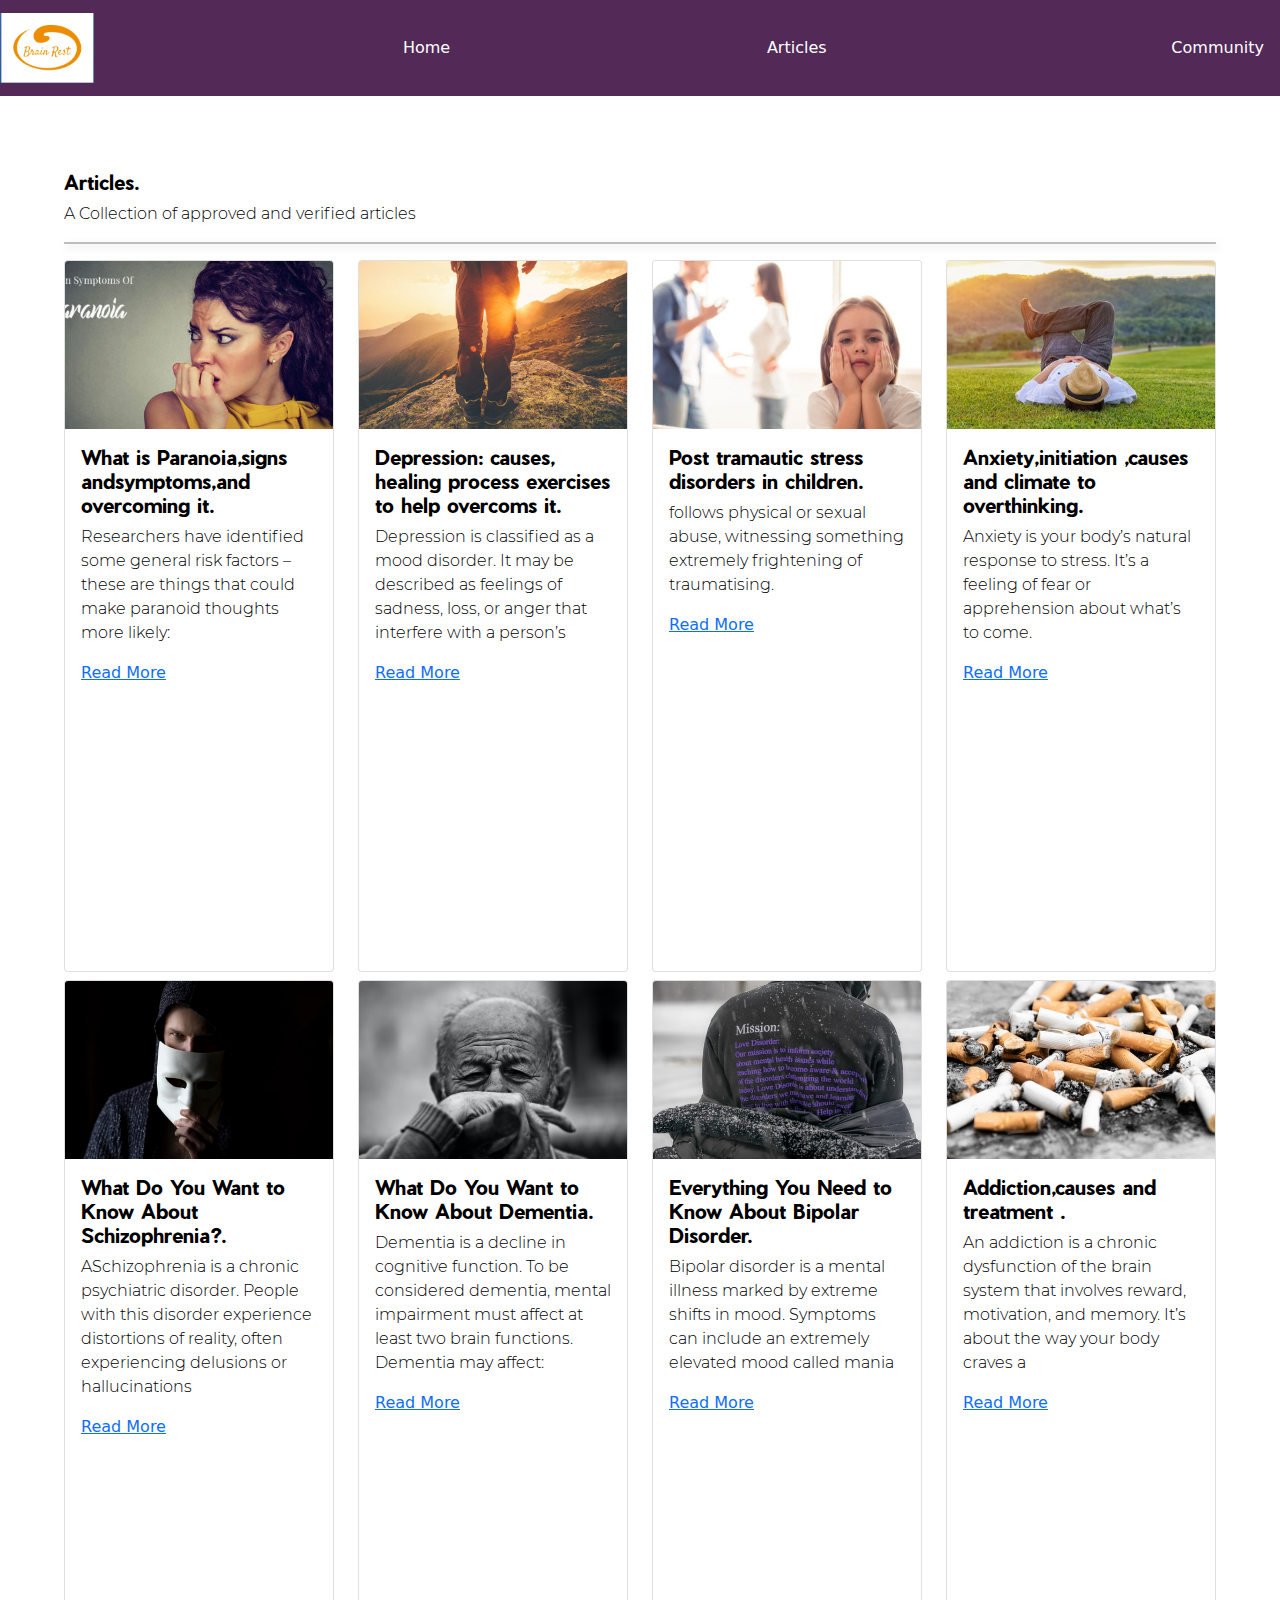
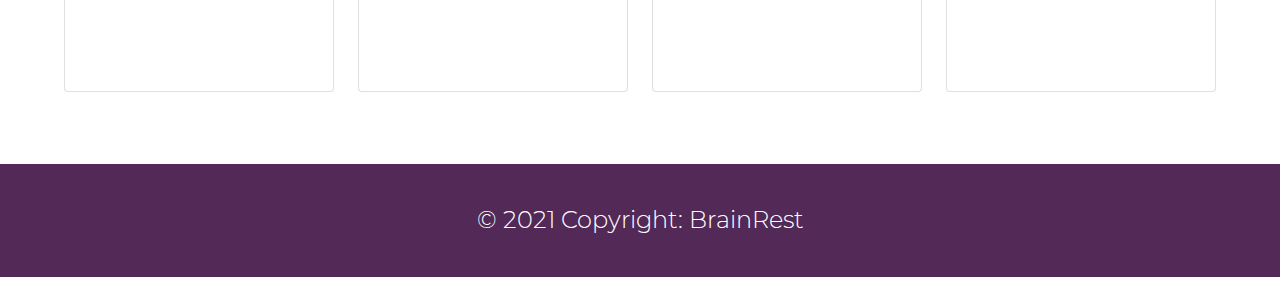
<file: articles.html>
<!DOCTYPE html>
<html lang="en">

<head>
    <meta charset="UTF-8">
    <meta http-equiv="X-UA-Compatible" content="IE=edge">
    <meta name="viewport" content="width=device-width, initial-scale=1.0">
    <link rel="stylesheet" href="css/bootstrap.css">
    <link rel="stylesheet" href="css/articles.css">

    <title>Community</title>
</head>

<body>
    <div class="container-md-fluid">

        <nav class="navbar nav">
            <a class="navbar-brand" href="index.html"><img src="images/smpleLogo1.png" alt="Brain Rest Logo"
                height="70px"></a>
                  <span><a class="nav-link active col-md-3" aria-current="page" href="index.html">Home</a></span>
                
                  <span><a class="nav-link" href="articles.html">Articles</a></span>
                
                  <span><a class="nav-link" href="communityPage.html">Community</a></span>
                
                <!-- <li class="nav-item">
                  <a class="nav-link" href="" id="signUpPage">Sign up</a>
                </li> -->
      
            </div>
          </div>
        </nav>
        <!--Sign Up Page-->
        <div id="signupCont">
            <div id="signup">

                <div id="leftDesc">
                  <div id="createText">
                    <span>Create Account</span>
                    <img src="images/avatarIcon.png" alt="signup" width="40px">
                    <hr>
                  </div>
                  <div id="accntDesc">
                    <ul>
                      <p>You will be able to</p>
                      <li>share your story</li>
                      <li>comment on personal stories</li>
                      <li>send us a question</li>
                      <li>Suggest Edits to articles</li>
                      <li>Leave feedback</li>
                    </ul>
                  </div>
                </div>
                <div id="rightDesc">
                  <form>
                    <label for="name">Name :</label>
                    <input type="text" id="userName" name="userName"><br>
                    <label for="name">Email :</label>
                    <input type="text" id="userEmail" name="userEmail"><br>
                    <label for="name">Password :</label>
                    <input type="password" id="userPassword" name="userPassword"><br>
                    <label for="name">Confirm Password :</label>
                    <input type="password" id="userPasswordConfirm" name="userPasswordConfirm"><br>
                    <button type="button" id="cancel" name="cancel" class="btn btn-warning">cancel</button>
                    <button type="submit" id="createAcc" name="createAcc" class="btn btn-success">Create</button>
                  </form>
                </div>
              </div>
              </div>

        <div class="articles">
            <h5 class="text-center">Articles.</h5><p>A Collection of approved and verified articles</p>
            <hr>
        
            <div class="row">
                <div class="col-md-3">
                    <div class="card-group">
                        <div class="card mb-2">
                            <img class="card-img-top"
                                src="./images/articles-images/Common-Symptoms-Of-Paranoia-400x250.jpg"
                                alt="Card image cap">
                            <div class="card-body">
                                <h5 class="card-title">What is Paranoia,signs andsymptoms,and overcoming it. </h5>
                                <p class="card-text">Researchers have identified some general risk factors – these are
                                    things that could make paranoid thoughts more likely:

                                </p>
                                <a href="https://www.mind.org.uk/information-support/types-of-mental-health-problems/paranoia/causes-of-paranoia/"
                                    class="card-link">Read More</a>
                            </div>
                        </div>
                    </div>

                </div>
                <div class="col-md-3">
                    <div class="card-group">
                        <div class="card mb-2">
                            <img class="card-img-top" src="./images/articles-images/divorce.png" alt="Card image cap">
                            <div class="card-body">
                                <h5 class="card-title">Depression: causes, healing process exercises to help overcoms
                                    it.</h5>
                                <p class="card-text">Depression is classified as a mood disorder. It may be described
                                    as feelings of sadness, loss, or anger that interfere with a person’s </p>
                                <a href="https://www.healthline.com/health/depression" class="card-link">Read More</a>
                            </div>
                        </div>
                    </div>

                </div>
                <div class="col-md-3">
                    <div class="card-group">
                        <div class="card mb-2">
                            <img class="card-img-top"
                                src="./images/articles-images/Effects-of-divorce-on-children-400x250.jpg"
                                alt="Card image cap">
                            <div class="card-body">
                                <h5 class="card-title">Post tramautic stress disorders in children.</h5>
                                <p class="card-text">follows physical or sexual abuse, witnessing something extremely

                                    frightening of traumatising.
                                </p>

                                <a href="#" class="card-link">Read More</a>
                            </div>
                        </div>
                    </div>

                </div>
                <div class="col-md-3">
                    <div class="card-group">
                        <div class="card mb-2">
                            <img class="card-img-top" src="./images/articles-images/inner-demons.jpg"
                                alt="Card image cap">
                            <div class="card-body">
                                <h5 class="card-title">Anxiety,initiation ,causes and climate to overthinking.</h5>
                                <p class="card-text">Anxiety is your body’s natural response to stress. It’s a feeling

                                    of fear or apprehension about what’s to come.
                                </p>

                                <a href="https://www.healthline.com/health/anxiety#:~:text=Anxiety%20is%20your%20body's%20natural,to%20feel%20fearful%20and%20nervous."
                                    class="card-link">Read More</a>
                            </div>
                        </div>
                    </div>

                </div>
                <div class="col-md-3">
                    <div class="card-group">
                        <div class="card mb-2">
                            <img class="card-img-top" src="./images/articles-images/schizophrenia.jpeg"
                                alt="Card image cap">
                            <div class="card-body">
                                <h5 class="card-title">What Do You Want to Know About Schizophrenia?.</h5>
                                <p class="card-text">ASchizophrenia is a chronic psychiatric disorder. People with this
                                    disorder experience distortions of reality, often experiencing delusions or
                                    hallucinations</p>
                                <a href="https://www.healthline.com/health/schizophrenia" class="card-link">Read
                                    More</a>
                            </div>
                        </div>
                    </div>

                </div>
                <div class="col-md-3">
                    <div class="card-group">
                        <div class="card mb-2">
                            <img class="card-img-top" src="./images/articles-images/dimensia.jpeg" alt="Card image cap">
                            <div class="card-body">
                                <h5 class="card-title">What Do You Want to Know About Dementia.</h5>
                                <p class="card-text">Dementia is a decline in cognitive function. To be considered
                                    dementia, mental impairment must affect at least two brain functions. Dementia may
                                    affect:</p>
                                <a href="https://www.healthline.com/health/dementia" class="card-link">Read More</a>
                            </div>
                        </div>
                    </div>

                </div>
                <div class="col-md-3">
                    <div class="card-group">
                        <div class="card mb-2">


                            <img class="card-img-top" src="./images/articles-images/bipolar.jpeg" alt="Card image cap">
                          

                            <div class="card-body">
                                <h5 class="card-title">Everything You Need to Know About Bipolar Disorder.</h5>
                                <p class="card-text">Bipolar disorder is a mental illness marked by extreme shifts in
                                    mood. Symptoms can include an extremely elevated mood called mania</p>
                                <a href="https://www.healthline.com/health/bipolar-disorder" class="card-link">Read
                                    More</a>
                            </div>
                        </div>
                    </div>

                </div>
                <div class="col-md-3">
                    <div class="card-group">
                        <div class="card mb-2">


                            <img class="card-img-top" src="./images/articles-images/addiction.jpeg " alt="Card image cap">


                            <div class="card-body">
                                <h5 class="card-title">Addiction,causes and treatment .</h5>
                                <p class="card-text">An addiction is a chronic dysfunction of the brain system that
                                    involves reward, motivation, and memory. It’s about the way your body craves a
                                </p>
                                <a href="https://www.healthline.com/health/addiction" class="card-link">Read More</a>
                            </div>
                        </div>
                    </div>

                </div>
            </div>
        </div>
        <footer>
            <p id="copyright">
                © 2021 Copyright: BrainRest
              
            </p>
           

        </footer>

        <script src="https://code.jquery.com/jquery-3.6.0.js"
            integrity="sha256-H+K7U5CnXl1h5ywQfKtSj8PCmoN9aaq30gDh27Xc0jk=" crossorigin="anonymous"></script>
        <script src="js/scripts.js"></script>
</body>

</html>
</file>
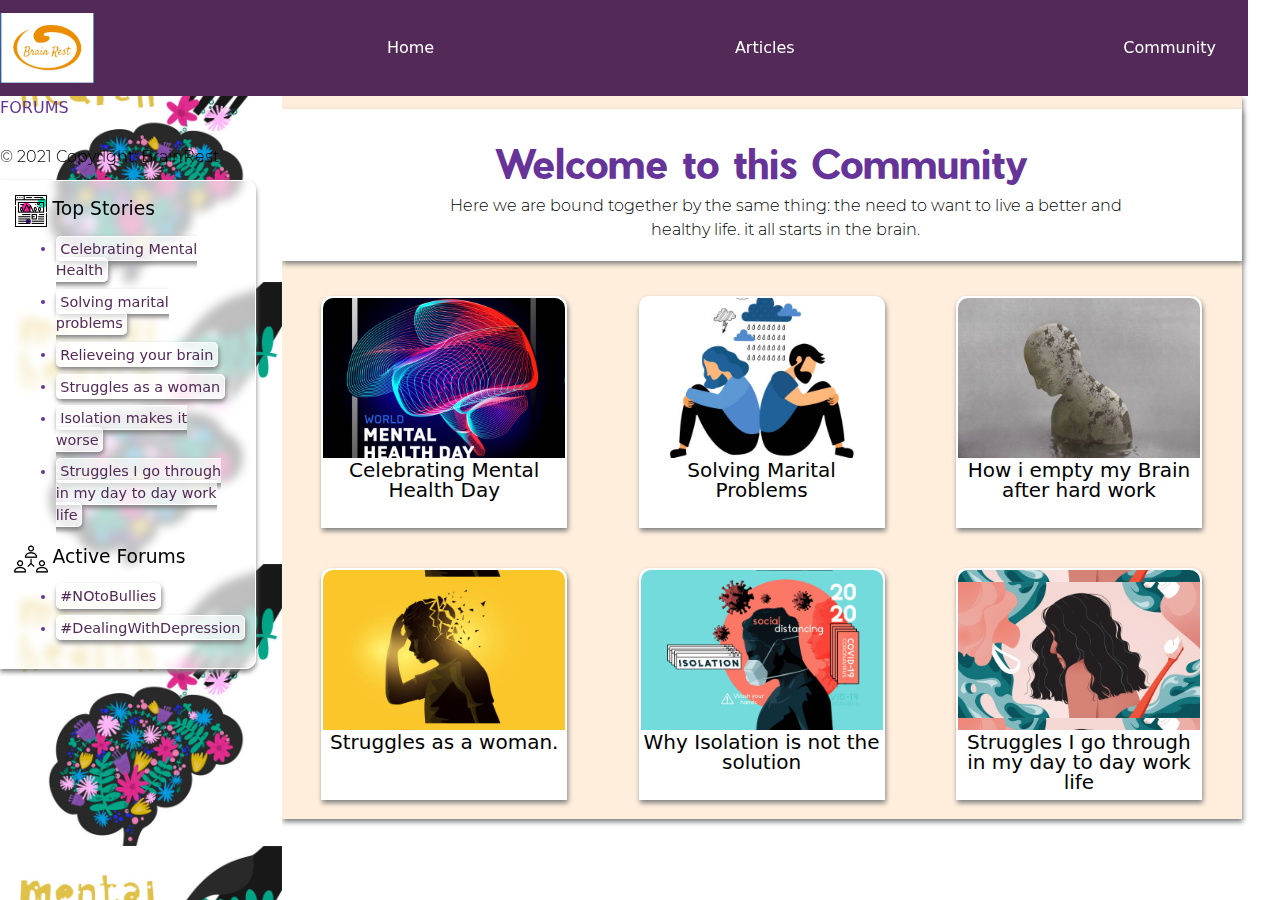
<file: communityPage.html>
<!DOCTYPE html>
<html lang="en">

<head>
  <meta charset="UTF-8">
  <meta http-equiv="X-UA-Compatible" content="IE=edge">
  <meta name="viewport" content="width=device-width, initial-scale=1.0">
  <link rel="stylesheet" href="https://cdn.jsdelivr.net/npm/bootstrap@4.6.0/dist/css/bootstrap.min.css">
  <link rel="stylesheet" href="css/bootstrap.css">
  <link rel="stylesheet" href="css/styles.css">
  <title>Community</title>
</head>

<body>
  <div class="container-md-fluid">
    <nav class="navbar nav">
      <a class="navbar-brand" href="index.html"><img src="images/smpleLogo1.png" alt="Brain Rest Logo"
          height="70px"></a>
      <span><a class="nav-link active col-md-3" aria-current="page" href="index.html">Home</a></span>

      <span><a class="nav-link" href="articles.html">Articles</a></span>

      <span><a class="nav-link" href="communityPage.html">Community</a></span>

      <!-- <li class="nav-item">
            <a class="nav-link" href="" id="signUpPage">Sign up</a>
          </li> -->

  </div>
  </div>
  </nav>
  <!--Sign Up Page-->
  <div id="signupCont">
    <div id="signup">
      <div id="leftDesc">
        <div id="createText">
          <span>Create Account</span>
          <img src="images/avatarIcon.png" alt="signup" width="40px">
          <hr>
        </div>
        <div id="accntDesc">
          <ul>
            <p>You will be able to</p>
            <li>share your story</li>
            <li>comment on personal stories</li>
            <li>send us a question</li>
            <li>Suggest Edits to articles</li>
            <li>Leave feedback</li>
          </ul>
        </div>
      </div>
      <div id="rightDesc">
        <form>
          <label for="name">Name :</label>
          <input type="text" id="userName" name="userName"><br>
          <label for="name">Email :</label>
          <input type="text" id="userEmail" name="userEmail"><br>
          <label for="name">Password :</label>
          <input type="password" id="userPassword" name="userPassword"><br>
          <label for="name">Confirm Password :</label>
          <input type="password" id="userPasswordConfirm" name="userPasswordConfirm"><br>
          <button type="button" id="cancel" name="cancel" class="btn btn-warning">cancel</button>
          <button type="submit" id="createAcc" name="createAcc" class="btn btn-success">Create</button>
        </form>
      </div>
    </div>
  </div>


  <!--start of community page-->
  <div class="community">
    <div id="sidebar">
      <div id="topStories">
        <img src="images/stories.png" alt="top Stories"><span>Top Stories</span>
        <ul>
          <li><a href='#story1' id="link1">Celebrating Mental Health</a></li>
          <li><a href='#story2' id="link2">Solving marital problems</a></li>
          <li><a href='#story3' id="link3">Relieveing your brain</a></li>
          <li><a href='#story4' id="link4">Struggles as a woman</a></li>
          <li><a href='#story5' id="link5">Isolation makes it worse</a></li>
          <li><a href='#story6' id="link6">Struggles I go through in my day to day work life</a></li>
        </ul>
      </div>
      <div id="forums">
        <img src="images/network.png" alt="Forums"><span>Active Forums</span>
        <ul>
          <li><a href="#forum1" id="forum1Link">#NOtoBullies</a></li>
          <li><a href="#forum2" id="forum2Link">#DealingWithDepression</a></li>

        </ul>
      </div>
      <div id="topCollaborators">

      </div>
    </div>
    <div id="sideBarcover">

    </div>
    <div id="sidebarButton">
      FORUMS
    </div>
    <div id="commContent">
      <div id="titleCont">
        <h1>Welcome to this Community</h1>
        <p>Here we are bound together by the same thing: the need to want to live a better and healthy life.
          it all starts in the brain.
        </p>
      </div>
      <div id="storiesBoard" class="row">
        <div class="card col-md-3" id="celebrateHealth">
          <div class="card-body">

          </div>
            <h5 class="card-title">Celebrating Mental Health Day</h5>
        </div>
        <div class="card col-md-3" id="coupleStress">
          <div class="card-body">

          </div>
          <h5 class="card-title">Solving Marital Problems</h5>
        </div>
        <div class="card col-md-3" id="mindCleansing">
          <div class="card-body">

          </div>
          <h5 class="card-title">How i empty my Brain after hard work</h5>
        </div>
        <div class="card col-md-3" id="crashing">
          <div class="card-body">

          </div>
          <h5 class="card-title">Struggles as a woman.</h5>
        </div>
        <div class="card col-md-3" id="isolation">
          <div class="card-body">

          </div>
          <h5 class="card-title">Why Isolation is not the solution</h5>
        </div>
        <div class="card col-md-3" id="strugglesWoman">
          <div class="card-body">

          </div>
          <h5 class="card-title">Struggles I go through in my day to day work life</h5>
        </div>



      </div>
    </div>
  </div>
  <!--Website user story pages-->
  <div id="userStoriesPage">
    <div id="story1">
      <h5>Mental Health And Wellbeing 2020 In Review | Everything You Need To Know</h5>
      <p id="author">Anjali Sing</p>
      <p class="theStory">
        <h1> Mental health and 2020</h1>

        This phrase is likely to bring different emotions to everyone. This year has definitely been a roller-coaster
        ride for all in terms of emotions, finances, relationships, and mental health. The excitement of entering the
        new year was soon replaced with apprehensive thoughts, worrisome thinking, fearful emotions, and feeling of
        helplessness.

        That is the reason why this year has seen a massive shift in how we view mental health. Today we are going to
        see the year 2020 and mental health in the review. We also have a special section on how Calm Sage has
        contributed its part during this most important year of mental wellness.

        Mental Health and 2020: In Review
        COVID-19 and Mental Health: 2020 in Review
        Many research have been carried out to understand the impact of the pandemic on the mental health of an
        individual. It was seen that both people diagnosed with COVID-19 and those who didn’t, experienced a negative
        impact on their mental health. Some of the common mental issues that were linked with COVID-19 are anxiety,
        depression, self-reported stress, disturbed sleep, phobias, and more.
      </p>
      <button id="closeStory" class="btn btn-warning">Close</button>
    </div>
    <div id="story2">
      <h5>Common Marriage Problems and Solutions</h5>
      <p id="author">Elizabeth Scott</p>
      <p class="theStory2">
        <h1>Working through marriage problemsz</h1>
        Relationships offer wonderful benefits for well-being, life satisfaction, and stress management, but none are
        without their challenges. These issues can put a strain on a couple, but working through them can either
        strengthen their bond or push them apart, depending on how they handle the challenges they face.

        Working through marriage problems in a healthy way can be very difficult, especially because stressors can
        come from many different sources. The following are some of the most common sources of marital stress and
        marriage problems.
      </p>
      <button id="closeStory2" class="btn btn-warning">Close</button>
    </div>

    <div id="story3">
      <h5>How i empty my Brain after hard work</h5>
      <p id="author">Healthline</p>
      <p class="theStory3">
        <h1>How stress affects thinking and memory</h1>
        To understand why stress affects thinking and memory, it's important to understand a little about how the brain
        works. Your brain isn't just a single unit, but a group of different parts that perform different tasks, says
        Dr. Ressler. Researchers believe that when one part of your brain is engaged, the other parts of your brain may
        not have as much energy to handle their own vital tasks, he says. For example, if you are in a dangerous or
        emotionally taxing situation, the amygdala (the part of your brain that governs your survival instincts) may
        take over, leaving the parts of your brain that help to store memories and perform higher-order tasks with less
        energy and ability to get their own jobs done. "The basic idea is that the brain is shunting its resources
        because it's in survival mode, not memory mode," says Dr. Ressler. This is why you might be more forgetful when
        you are under stress or may even experience memory lapses during traumatic events.

        The effect that stress has on the brain and body may also differ depending on when it occurs in the course of
        someone's life, says Goldstein. Certain hormones, known as gonadal hormones — which are secreted in large
        amounts during fetal development, puberty, and pregnancy and depleted during menopause — may play a role in how
        stress affects an individual, says Goldstein. "For example, reductions in the gonadal hormone estradiol during
        the menopausal transition may change how our brain responds to stress," she says.
      </p>
      <button id="closeStory3" class="btn btn-warning">Close</button>
    </div>

    <div id="story4">
      <h5>Struggles as a woman</h5>
      <p id="author">Rosa Pavanelli</p>
      <p class="theStory4">
        <h1>What are struggles women go through</h1>
        It is inspiring to see how the International Women’s Strike is building on the past to create a “new
        international feminist movement that will build a bridge between women’s resistance and labour resistance”.

        This struggle is based on six key principles:

        An End to Gender Violence
        Labour Rights
        An Antiracist and Anti-imperialist Feminism
        Full Social Provisioning
        Reproductive and Environmental Justice for All
        We need to fight for public services as the bed rock for this renewed solidarity, providing both women and men
        with their essential needs and fulfilling our most basic human rights.

        We need to build support for the brave workers who deliver these services to their communities.

        We need to integrate gender responsive and transformative strategies to ensure non-discriminatory public
        services, tailored to our needs.

        Quality public services work to redistribute power and resources and help create an economic and cultural
        environment ready to challenge the patriarchy and fight for equality. They also enable us to protect our local
        environments and reduce the harmful impact of the relentless pursuit of profit which is destroying our world.
        This is why from Brazil to the USA, from Italy to Hungary, right-wing governments are attacking public service
        workers and women’s rights all together.
      </p>
      <button id="closeStory4" class="btn btn-warning">Close</button>
    </div>

    <div id="story5">
      <h5>Struggles as a woman</h5>
      <p id="author">GoodTherapy</p>
      <p class="theStory5">
        <h1>WHAT IS SOCIAL ISOLATION?</h1>
        Social isolation is an absence of social relationships. It is distinct from solitude, which is simply the state
        of being alone. Social isolation can occur in solitude or in the vicinity of others.

        Solitude can be chosen or forced, healthy or unhealthy. Social isolation describes an unwanted and often harmful
        experience. A person may be experiencing social isolation if they:

        Avoid social interaction due to shame or depression.
        Spend extended periods of time alone.
        Experience social anxiety or fears of abandonment at the idea of social interaction.
        Have only limited or superficial social contact.
        Lack important social or professional relationships.
        Develop severe distress and loneliness.
        WHAT IS EMOTIONAL ISOLATION?
        Emotional isolation occurs when someone is unable or unwilling to share their emotions with others. Someone may
        be reluctant to discuss anything but the most superficial matters. Without emotional support, they may feel
        “shut down” or numb.

        Emotional isolation can occur due to social isolation. Yet a person may feel emotionally isolated despite having
        a social network. Even though relationships are necessary for our well-being, they can trigger negative feelings
        and thoughts. Emotional isolation can act as a defense mechanism to protect a person from distress.

        Someone in an intimate relationship can still experience emotional isolation. One or both partners may feel
        alone within the relationship, rather than supported and fulfilled. Infidelity, abuse, and other trust issues
        often cause such feelings. A couples counselor can help partners identify the source of their distress. The
        couple can then work to improve communication and rebuild trust.


      </p>
      <button id="closeStory5" class="btn btn-warning">Close</button>
    </div>

    <div id="story6">
      <h5>Struggles I go through in my day to day work life</h5>
      <p id="author">William Cho</p>
      <p class="theStory6">
        <h1>Daily life struggles</h1>
        If you don’t give yourself time to be depressed, you won’t be depressed.
        Now before you get angry about me trivializing depression or saying that I’ll never understand, let me explain
        that this comes from my own personal experience. I am sharing something that has helped me overcome the
        hardest
        moments in my life.
        I am grateful to have lived a life where I did not have parents or loved ones tyrannized, manipulated or
        abused
        me. However, just because you have a normal upbringing and a relatively easy life does not mean you have no
        demons to face.
        My life has been a blur up until college. I lived as a worry-free, happy-go-lucky guy throughout most of my
        life. I did not have a care in the world what the future held for me, and I lived for immediate gratification.
        I loved playing games because I was decent at it. At times it seemed like it was the only thing I could be
        proud
        of. In hindsight, there may be no practical use for being good at a game but at the time it was a great
        confidence booster for me.
        I did not try hard in school to set myself up for a great college or a great career. Life was filled with
        excuses and lies, to manipulate those around me to get what I wanted without remorse. I lied to my friends and
        family for sport. I stole money from my family to fuel my addiction.
        I did not value money because I never worked hard to earn it myself. I always took my position in life for
        granted, babied by my parents and my sister. I did not know the concept of earning your keeps.
        And now, in the present day, the accumulation of my carelessness and reckless abandon has left me lost,
        undisciplined and immature. While everyone grew up and slowly became adults, I stayed in the past as an
        adolescent and refused to look forward. I lived for the moment, and could care less what would happen five,
        ten
        years from now. I wanted to have fun and that was the core of my existence.

      </p>
      <button id="closeStory6" class="btn btn-warning">Close</button>
    </div>
  </div>
    <!--Forums Page-->
    <div id="forumsPage">
      <div id="forum1">
        <button id="close1" class="btn btn-warning">Close</button>
        <span class="forumTitle">
          <h5>#NOtoBullies</h5>
          <p><img src="images/stop-bullying-illustration-concept_52683-40743.jpg" alt="stories">
            Being bullied can be disheartening and miserable for the one being subjected
            to bullying. Bullying not only happens to children or teenagers but adults can too
            become victims of bullying –
            at the workplace, in families, in relationships, and other social settings.
          </p>
          <p id="discussion">Discussion: What is your experience with Bullying and how did you deal with it?</p>
        </span>
        <hr>

        <h5>Views on Discussion</h5>
        <div class="comments">
          <div id="comment1">
            <p>
              Having a strong support system can help you feel not alone. Having people you trust
              around you to back you up can be helpful. Your support system is there to help you,
              encourage you, and help you stay positive. If you’re having trouble dealing with
              bullies, then you can trust your support system for advice. Bullying can be scary
              but it can feel less scary when you have a support system to fall back on.
            </p>
          </div>
          <div id="comment2">
            <p>
              If you find yourself being bullied, then you need to speak up and report the incident
              to concerned authorities. Staying silent when you’re being bullied is not healthy or helpful.
              If you speak up and stand up against your bullies today then you are less likely to feel the
              long-term effects of bullying.Remember that by speaking up and standing strong,
              you’re also helping others who can’t stand against their bullies themselves.
              <span class="reply">Reply &downarrow;</span>
            </p>
          </div>
          <div id="comment3">
            <p>
              Like mentioned before, dealing with bullies and the effects of bullying can be challenging.
              If you’re facing trouble overcoming the challenges, it is better to seek professional help
              from a mental healthcare provider. A therapist or counselor can help you learn how to block
              the source of bullying and find various coping techniques to help you deal with your bullies.
              <span class="reply">Reply &downarrow;</span>
            </p>
          </div>
          <div id="comment4">
            <p>
              The first thing you can do to overcome the effects of bullying is – allowing yourself to just feel
              the emotions flowing through you. Many times, people are told to “get over it” but it is not healthy
              if you don’t allow yourself to process your emotions. Bullying can cause you to feel anger, sadness,
              hurt, frustration, irritation, etc., and experiencing such emotions is okay.
              <span class="reply">Reply &downarrow;</span>
            </p>
          </div>
          <div id="comment5">
            <p>
              Like mentioned before, dealing with bullies and the effects of bullying can be challenging.
              If you’re facing trouble overcoming the challenges, it is better to seek professional help
              from a mental healthcare provider. A therapist or counselor can help you learn how to block
              the source of bullying and find various coping techniques to help you deal with your bullies.
              <span class="reply">Reply &downarrow;</span>
            </p>
          </div>
          <div id="comment6">
            <p>
              The first thing you can do to overcome the effects of bullying is – allowing yourself to just feel
              the emotions flowing through you. Many times, people are told to “get over it” but it is not healthy
              if you don’t allow yourself to process your emotions. Bullying can cause you to feel anger, sadness,
              hurt, frustration, irritation, etc., and experiencing such emotions is okay.
              <span class="reply">Reply &downarrow;</span>
            </p>
          </div>
          <div id="comment7">
            <p>
              Like mentioned before, dealing with bullies and the effects of bullying can be challenging.
              If you’re facing trouble overcoming the challenges, it is better to seek professional help
              from a mental healthcare provider. A therapist or counselor can help you learn how to block
              the source of bullying and find various coping techniques to help you deal with your bullies.
              <span class="reply">Reply &downarrow;</span>
            </p>
          </div>
          <div id="comment8">
            <p>
              The first thing you can do to overcome the effects of bullying is – allowing yourself to just feel
              the emotions flowing through you. Many times, people are told to “get over it” but it is not healthy
              if you don’t allow yourself to process your emotions. Bullying can cause you to feel anger, sadness,
              hurt, frustration, irritation, etc., and experiencing such emotions is okay.
              <span class="reply">Reply &downarrow;</span>
            </p>
          </div>
        </div>
        <form action="" id="addComment1">
          <label for="userComment">Your View</label><br>
          <input type="text" name="userComment" aria-placeholder="We'd Love to here your say..." id="userComment1"><span
            class="shareButton" type="reset">SHARE<img src="images/send-message-icon-1.jpg" alt="send"
              width="25px"></span>
        </form>
      </div>
      <!--Forum 2-->
      <div id="forum2">
        <button id="close2" class="btn btn-warning">Close</button>
        <span class="forumTitle">
          <h5>#DealingWithDepression</h5>
          <p><img src="images/young-depressed-woman-sitting-sofa-holding-head_74855-6730.jpg" alt="Depression">
            Depression can be overwhelming. And, when you're in the midst of it, you can feel like the only person in
            the
            world that is struggling, which can make you feel very alone. Learning how to deal with depression can be
            the
            difference between you being able to overcome it or simply giving in to the symptoms of it day after day.
          </p>
          <p id="discussion">Discussion: What caused you to fall into depression?</p>
        </span>
        <hr>
        <h5>Views on Discussion</h5>
        <div class="comments">
          <div class="comment1">
            <p>
              Depression can make everyday life difficult, especially for those with major depressive disorder, which is
              16.1
              million Americans, according to the Anxiety and Depression Association of America. But, treatment,
              including
              internet-based cognitive behavioral therapy, is effective at helping people overcome it.
              <span class="reply"></span>
            </p>
          </div>
          <div class="comment2">
            <p>
              Unlike other mental health disorders that can be easier to detect, people with depression may find they
              have
              a
              tendency to "shrug off" their depressive feelings, trying to convince themselves it's just a few off days
              or
              that feeling down or sad is a normal part of life. And it is, but for how long? How do you tell the
              difference
              between sadness and depression?
              <span class="reply">Reply &downarrow;</span>
            </p>
          </div>
          <div class="comment3">
            <p>
              If you've wondered if you could have depression or if the feelings you've been experiencing are
              reasonable,
              there are some common signs and symptoms to be aware of that can help you decide if you should seek
              professional
              treatment. These symptoms generally occur for most of your day without letting up and can continue on for
              days
              or even weeks and months at a time. <span class="reply">Reply &downarrow;</span>
            </p>
          </div>
          <div class="comment4">
            <p>
              Feeling sad, lost, empty, hopeless, or just generally unhappy
              Losing interest in or enjoyment from activities you previously enjoyed (socializing, sex, hobbies, etc.)
              Changes in sleeping habits ranging from insomnia to spending most of your time sleeping or in bed
              Exhaustion and a lack of energy that makes even simple everyday tasks seem difficult
              Appetite changes (commonly lack of appetite and weight loss but occasionally increased desire to eat and
              weight
              gain)<span class="reply">Reply &downarrow;</span>
            </p>
          </div>
          <div class="comment5">
            <p>
              While reading over the symptoms of depression may help you better understand the disorder and give you
              some
              sense of the way you're feeling, a professional diagnosis is typically necessary for successfully
              overcoming
              depression.

              However, if you're still unsure of how severe your symptoms are or want other resources to help you know
              if
              you're depressed, there are online depression assessments available. These assessments will ask questions
              to
              gauge your current emotional state and give you an idea of how it compares to symptoms of depression.
              But a formal diagnosis must come from a professional-typically your doctor or a mental health provider-and
              will
              generally consist of the following diagnostic steps:
            </p>
          </div>
          <div class="comment6">
            <p>
              Physical exam: this helps rule out depression-like symptoms as a result of a separate health problem. This
              often
              includes lab tests that can further rule out depression symptoms from issues with hormones, your thyroid,
              etc.
              Psychological evaluation: a discussion of your symptoms, thoughts, feelings and behavior patterns
              (including
              when they started and any notable events that may have happened to you during that time)
              DSM-5: Criteria for depression listed in the Diagnostic and Statistical Manual of Mental Disorders (DSM-5)
              that
              your mental health counselor can use to compare your symptoms to and make a final diagnosis<span
                class="reply">Reply &downarrow;</span>
            </p>
          </div>
          <div class="comment7">
            <p>
              While reading over the symptoms of depression may help you better understand the disorder and give you
              some
              sense of the way you're feeling, a professional diagnosis is typically necessary for successfully
              overcoming
              depression.

              However, if you're still unsure of how severe your symptoms are or want other resources to help you know
              if
              you're depressed, there are online depression assessments available. These assessments will ask questions
              to
              gauge your current emotional state and give you an idea of how it compares to symptoms of depression.

              But a formal diagnosis must come from a professional-typically your doctor or a mental health provider-and
              will
              generally consist of the following diagnostic steps:<span class="reply">Reply &downarrow;</span>
            </p>
          </div>
          <div class="comment8">
            <p>
              Physical exam: this helps rule out depression-like symptoms as a result of a separate health problem. This
              often
              includes lab tests that can further rule out depression symptoms from issues with hormones, your thyroid,
              etc.
              Psychological evaluation: a discussion of your symptoms, thoughts, feelings and behavior patterns
              (including
              when they started and any notable events that may have happened to you during that time)
              DSM-5: Criteria for depression listed in the Diagnostic and Statistical Manual of Mental Disorders (DSM-5)
              that
              your mental health counselor can use to compare your symptoms to and make a final diagnosis
              <span class="reply">Reply &downarrow;</span>
            </p>
          </div>
        </div>
        <form action="" id="addComment2">
          <label for="userComment">Your View</label><br>
          <input type="text" name="userComment" aria-placeholder="We'd Love to here your say..."
            class="userComment"><span class="shareButton" type="submit">SHARE<img src="images/send-message-icon-1.jpg"
              alt="send" width="25px"></span>
        </form>
      </div>
    </div>
    <!--End of Forums Page-->
  </div>
  <footer>
    <p id="copyright">
      © 2021 Copyright: BrainRest</p>
  </footer>
  <script src="https://code.jquery.com/jquery-3.6.0.js" integrity="sha256-H+K7U5CnXl1h5ywQfKtSj8PCmoN9aaq30gDh27Xc0jk="
    crossorigin="anonymous"></script>
  <script src="js/scripts.js"></script>
</body>

</html>
</file>
<file: css/articles.css>
@font-face {
  font-family: PierSans;
  src: url('web-fonts/PierSans/PierSans-Bold.otf');
  font-weight: bold;
}

@font-face {
  font-family: Nexa;
  src: url('web-fonts/Nexa/Nexa-Light.otf');
  font-weight: lighter;
}

@font-face {
  font-family: Monteserrat;
  src: url('web-fonts/Montserrat/Montserrat-Medium.otf');
  font-weight: medium;
}

@font-face {
  font-family: Monteserrat;
  src: url('web-fonts/Montserrat/Montserrat-Light.otf');
  font-weight: lighter;
}

* {
  margin: 0px;
  padding: 0px;
  box-sizing: border-box;
}

h1,
h5 {
  font-family: PierSans;
  color: black;
}
a.navbar-brand{
  margin-right: -20px;
}
a.active{
  margin-right: -28px;
}

hr {
  box-shadow: 2px 3px 7px grey;
  border: 1px solid black;
  color: white;
}
p {
  font-family: Monteserrat;
  color: black;
}

nav {
  background-color: rgb(82, 41, 87);
  width: 100%;
}

.btn {
  background-color: rgb(253, 169, 81);
  margin-right: 30px;
  padding: 2px;
  width: fit-content;
}

a.nav-link {
  color: white;
}

a.nav-link:hover {
  color: rgb(253, 169, 81);
  text-decoration: underline;
  font-size: large;
}

.navbar-toggler {
  color: white;
}

/* .card-text, .articles{
  background-color: rgba(253, 169, 81, .2);
  z-index: 2;
  width:75vw;
  textgt-align: center;
  margin-left: 22vw;
}
/*Styling the stories display pages*/
/* .card-text{
  width: 70vw;
  background-color: rgba(255, 255, 255, .7);
  padding: 2%;
  border-radius: 10px;
  border: 2px solid white ;
  backdrop-filter: blur(15px); */
/* display: none; */

/* } * */

.text-center {
  margin-top: 10px;
  margin-right: 100%;

}

.text-center:hover {
  color: rgb(253, 169, 81);
}

.articles {
  padding:5%;
  width: 100%;
  height: fit-content;
  background-color: #ffffff;

}
.card-img-top:hover {
  transform: scale(0.5);
  text-decoration: underline;
}
.card-group{
  height: 80vh;
}
.card-body{
  height: 100%;
}
/*Styling the sign up page*/
#signupCont{
  width: 50vw;
  position: absolute;
  left: 8vw;
  margin: 0;
  box-sizing: border-box;
  display: none;
  z-index: 3;
}

#signup {
  display: flex;
  flex-direction: row;
  justify-content: center;
  align-items: center;
  background-image: url('../images/unwinding.jpg');
  width: 100%;
  padding: 30px;
  border-radius: 8px;
  border: 2px solid white;

}

#rightDesc {
  text-align: right;
  color: white;
  border-left: 2px solid white;
  margin-left: 40px;
}

input {
  margin-bottom: 15px;
  border-radius: 5px;
}

#signup button {
  width: 80px;
  border-radius: 5px;
}

#leftDesc{
  background-color: rgba(255, 255, 255, .7);
  padding: 3%;
  border-radius: 5px;
  border: 1px solid white;
  backdrop-filter: blur(10px);
  display: flex;
  flex-direction: column;
  align-items: center;
  justify-content: center;
}

#rightDesc input {
  background-color: rgba(255, 255, 255, .7);
  padding: 1%;
  border-radius: 5px;
  border: 1px solid white;
  backdrop-filter: blur(4px);
  border-left: 1px solid white;
}

#accntDesc li {
  color: black;
  font-family: Nexa;
  font-weight: lighter;
}

/* Styling footer */

  footer {
    color:white;
    text-align: center;
    position: relative;
    height: 30%;
    width: 100%;;
    background-color: rgb(82, 41, 87);
  }
  #copyright{
    color: white;
    font-size: 1.5rem;
    padding: 3%;
  }
footer a {
  text-align: left;
}
</file>
<file: css/styles.css>
@font-face {
  font-family: PierSans;
  src: url('web-fonts/PierSans/PierSans-Bold.otf');
  font-weight: bold;
}

@font-face {
  font-family: Nexa;
  src: url('web-fonts/Nexa/Nexa-Light.otf');
  font-weight: lighter;
}

@font-face {
  font-family: Monteserrat;
  src: url('web-fonts/Montserrat/Montserrat-Medium.otf');
  font-weight: medium;
}

@font-face {
  font-family: Monteserrat;
  src: url('web-fonts/Montserrat/Montserrat-Light.otf');
  font-weight: lighter;
}


* {
  margin: 0px;
  padding: 0px;
  box-sizing: border-box;
}

body {
  margin: 0;
  padding: 0px;
  width: 97.5vw;
}

h2,
h3,
h4,
h5,
h6,
p {
  color: black;
}

hr {
  box-shadow: 2px 3px 7px grey;
  border: 1px solid black;
  color: white;
}

h1 {
  font-family: PierSans;
  padding-top: 2%;
}

p {
  font-family: Monteserrat;
}

nav {
  background-color: rgb(82, 41, 87);
}

.btn {
  background-color: rgb(253, 169, 81);
  margin-right: 30px;
  padding: 2px;
  width: fit-content;
}

a.nav-link {
  color: white;
}

a.nav-link:hover {
  color: rgb(253, 169, 81);
  text-decoration: underline;
  font-size: large;
}
button.navbar-toggler{
  color: white;
  border: 2px solid white;
}
a.navbar-brand{
  margin-right: -20px;
}
a.active{
  margin-right: -28px;
}

/*styling the content part*/
#titleCont{
  padding-top: 1%;
  box-shadow: 1px 3px 5px gray;
  width: 75vw;
  background-color: rgba(255, 255, 255, 1) ;
}
#commContent,#story2,#story3,#story4,#story5,#story6 ,#titleCont{
  padding-top: 1%;
  box-shadow: 1px 3px 5px gray;
  width: 75vw;
  background-color: rgba(255, 255, 255, 1);
}
#commContent,
#story1,
#story2,
#story3,
#story4,
#story5,
#story6 {
  width: 75vw;
  text-align: center;
}
#commContent{
  margin-left: 22vw;
  background-color: rgba(253, 169, 81, .2);
  z-index: -3;
}
/*Styling the stories display pages*/
#story1,#story2,#story3,#story4,#story5,#story6{
  width: 70vw;
  background-color: rgba(255, 255, 255, .7);
  padding: 10px;
  border-radius: 10px;
  border: 2px solid white;
  backdrop-filter: blur(15px);
  z-index: 5;
  display: none;
}
#userStoriesPage{
  margin-left: 22vw;
  width: 70vw;
  padding: 2%;
  background-color: rgba(255, 255, 255, 0);
}
#commContent {
  position: absolute;
}
#commContent p{
  padding:0 10% 2% 15%;
}
#storiesBoard {
  box-sizing: border-box;
  display: flex;
  justify-content: space-evenly;
  z-index: -4;
}
.card {
  margin: 2%;
  padding: 0;
  border-radius: 10px 10px 0 0;
  border: 2px solid white;
  box-shadow: 1px 3px 5px gray;
  z-index: 1;
}

.card-body {
  height: 160px;
  border-radius: 10px 10px 0 0;
}

.card-title {
  width: 100%;
  height: 60px;
  background-color: white;
  border-radius: 0 0 5px 5px;
  padding-top: 2px;
  text-align: center;
  line-height: 1em;
}
/*adding images to cards*/
#celebrateHealth .card-body {
  background-image: url('../images/celebratingmentalHealth.jpg');
  background-size: 90%;
  background-position: 50%;
}

#coupleStress .card-body {
  background-image: url('../images/cipolestress.jpg');
  background-size: 100%;
  background-position: 50%;
}

#mindCleansing .card-body {
  background-image: url('../images/cleansingyourself.jpg');
  background-size: 100%;
  background-position: center;
}

#crashing .card-body {
  background-image: url('../images/crashingDown.jpg');
  background-size: 100%;
  background-position: 50%;
}

#isolation .card-body {
  background-image: url('../images/isolationAnxiety.jpg');
  background-size: 100%;
  background-position: 50%;
}

#strugglesWoman .card-body {
  background-image: url('../images/ladyBlack.jpeg');
  background-size: 100%;
  background-position: 50%;
}

nav>img:hover {
  border-radius: 20px;
}

/*Arranging the whole page*/
.community {
  display: flex;
  flex-direction: row;
}

#sidebar {
  width: 20vw;
  height: auto;
  position: fixed;
  left: 0;
  top: 20vh;
  border: 1px solid white;
  border-radius: 0 10px 10px 0;
  padding: 1%;
  box-shadow: 0px 3px 5px gray;
  background-color: rgba(255, 255, 255, .7);
  backdrop-filter: blur(5px);
  font-size: 0.9em;
  display: flex;
  flex-direction: column;
}

#sidebar img {
  width: 15%;
}

#sidebar a {
  color: rgb(82, 41, 87);
  text-decoration-line: none;
  border-radius: 5px;
  border: 1px solid white;
  box-shadow: 1px 3px 5px gray;
  background-color: rgba(255, 255, 255, 0.7);
  padding: 2%;
}

#sidebar li {
  margin: 10px;
  list-style-type: disc;
}

#sidebar a:hover {
  background-color: rgba(255, 255, 255, 0.7);
  padding: 3%;
  border-radius: 5px;
  border: 1px solid white;
  box-shadow: 1px 3px 5px gray;
}

#sidebar span {
  font-size: 1.3em;
  margin-left: 2%;
  color: black;
}

#sideBarcover {
  background-image: url('../images/Awareness.jpg');
  background-size: contain;
  background-repeat: repeat-y;
  width: 22vw;
  height: 150vh;
  top: 0vh;
  position: fixed;
  z-index: -1;
}

/*Styling the sign up page*/
#signupCont {
  width: 50vw;
  position: absolute;
  left: 8vw;
  margin: 0;
  box-sizing: border-box;
  display: none;
  z-index: 3;
}

#signup {
  display: flex;
  flex-direction: row;
  justify-content: center;
  align-items: center;
  background-image: url('../images/unwinding.jpg');
  width: 100%;
  padding: 30px;
  border-radius: 8px;
  border: 2px solid white;

}

#rightDesc {
  text-align: right;
  color: white;
  border-left: 2px solid white;
  margin-left: 40px;
}

input {
  margin-bottom: 15px;
  border-radius: 5px;
}

#signup button {
  width: 80px;
  border-radius: 5px;
}

#leftDesc {
  background-color: rgba(255, 255, 255, .7);
  padding: 3%;
  border-radius: 5px;
  border: 1px solid white;
  backdrop-filter: blur(10px);
  display: flex;
  flex-direction: column;
  align-items: center;
  justify-content: center;
}

#rightDesc input {
  background-color: rgba(255, 255, 255, .7);
  padding: 1%;
  border-radius: 5px;
  border: 1px solid white;
  backdrop-filter: blur(4px);
  border-left: 1px solid white;
}

#accntDesc li {
  color: black;
  font-family: Nexa;
  font-weight: lighter;
}

/* Styling footer */
footer {
  color: black;
  width: 98vw;
}

footer a {
  text-align: left;
}

.navbar-toggler-icon {
  z-index: 4;
}

/*Styling forums Page*/
.navbar-toggler-icon{
  z-index: 4;
}
/*Styling forums Page*/
#forumsPage{
  background-color: white;
  z-index: 3;
  width:75vw;
  text-align: left;
  margin-left: 22vw;
  height: auto;
  margin-top: -2%;
}
#forum1,
#forum2 {
  display: none;
}

#close1,
#close2 {
  width: 50px;
  position: fixed;
  right: 10px;
  top: 120px;
}
#addComment1, #addComment2{
  width: 100vw;
  background-color: white;
  padding: 10px;
  color: black;
  font-family: PierSans;
  position: fixed;
  bottom: 0;
}
#addComment1 input, #addComment2 input{
  height: 60px;
  background-color: rgba(253, 169, 81, .2);
  border: 1px solid grey;
  backdrop-filter: blur(5px);
  box-shadow: 1px 3px 5px gray;
  margin-right: 3px;
  font-family: Nexa;
  text-overflow: ellipsis;
}
.forumTitle{
  padding-top: 1%;
  width: 75vw;
}
.forumTitle p img {
  float: right;
  width: 30vh;
  margin-top: 0;
}

.comments {
  display: flex;
  background-color: rgba(253, 169, 81, .2);
  padding: 5px;
  flex-direction: row;
  flex-wrap: wrap;
  justify-content: space-evenly;
  overflow: scroll;
  height: auto;
  z-index: 4;
  padding-bottom: 62px;
}

.comments p {
  border: 1px solid white;
  margin: 1%;
  height: 100px;
  overflow: hidden;
  width: 340px;
  padding: 2%;
  border-radius: 5px;
  background-color: rgba(255, 255, 255, 0.7);
  backdrop-filter: blur(10px);
  font-size: 0.8em;
  font-family: Nexa;
  text-overflow: ellipsis;
}

#discussion {
  font-weight: bold;
}

.comments .readMore,
.comments .replyTo {
  width: fit-content;
  height: 30px;
  position: relative;
  background-color: rgba(253, 169, 81, .7);
  cursor: progress;
}

.comments .readMore:hover,
.comments .replyTo:hover {
  font-size: 1em;
  background-color: rgba(253, 169, 81, 1);
}

.comments .readMore {
  left: 0;
}

.comments .replyTo {
  right: 0;
}

.comments .interaction {
  display: flex;
  flex-direction: row;
}

/*Responsive for smaller screens*/
@media screen and (max-width:750px) {

  #commContent,
  #userStoriesPage {
    margin-left: 2vw;
  }

  #forumsPage {
    margin-left: 2vw;
    height: auto;
    width: 98vw;
  }

  #sidebarButton {
    writing-mode: vertical-lr;
    text-orientation: upright;
    background-color: black;
    color: white;
    padding: 3px;
    width: 10vw;
    position: fixed;
    top: 30vh;
    left: -1vw;
    border-radius: 0 5px 5px 0;
    z-index: 5;
  }

  #sidebarButton:hover {
    font-size: 1.2em;
  }

  #sidebar {
    width: 40vw;
    font-size: .8em;
    z-index: 5;
    display: none;
  }

  #sideBarcover {
    display: none;
  }

  body {
    width: 98vw;
  }
}
</file>
